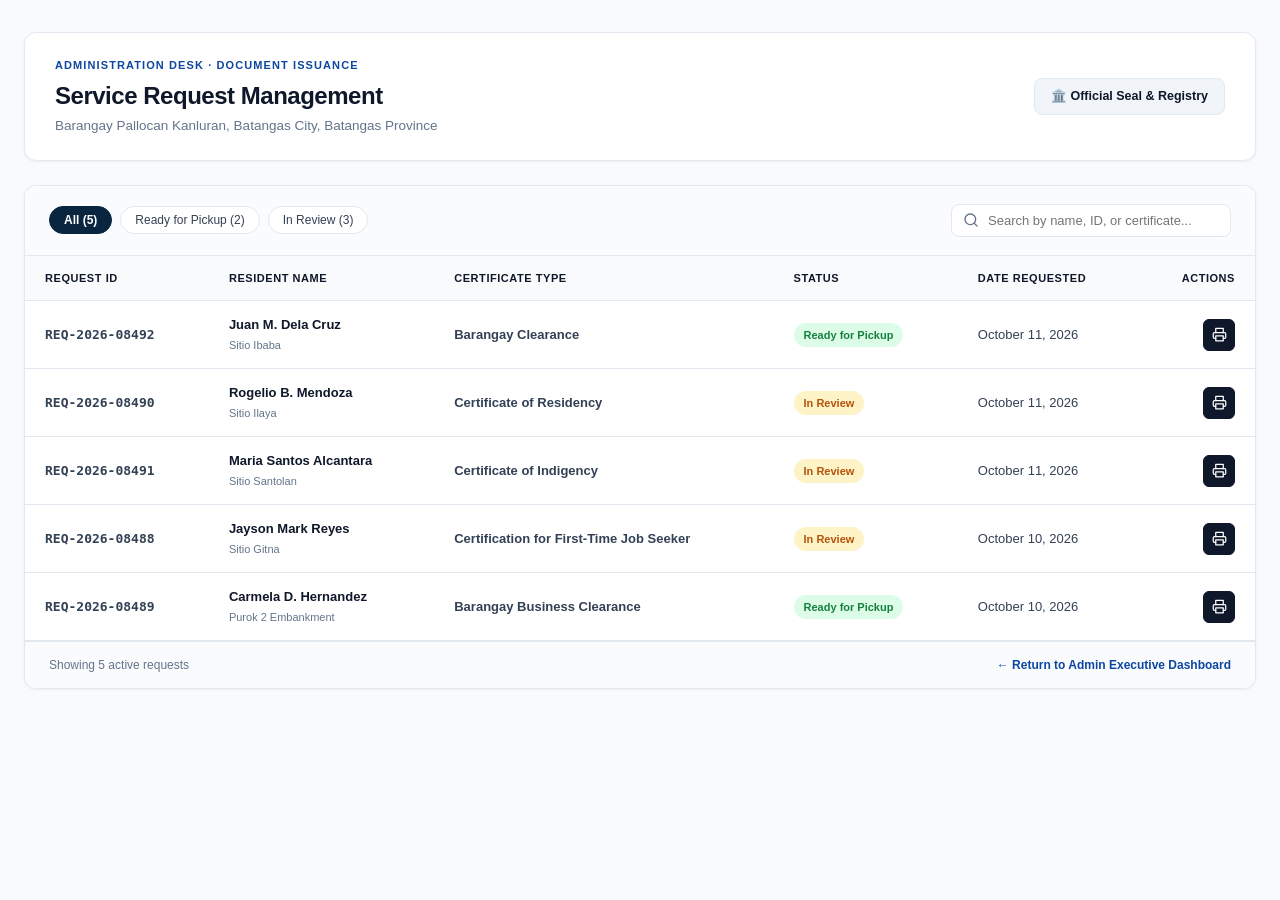
<file: service-requests.html>
<!DOCTYPE html>
<html lang="en">
<head>
  <meta charset="UTF-8">
  <meta name="viewport" content="width=device-width, initial-scale=1.0">
  <title>Service Request Management · Barangay Pallocan Kanluran</title>
  <style>
    /* ==============================================================
       1. GLOBAL RESET & DESIGN TOKENS
       Palettes: Navy Blue (#0f172a / #0a2540), Charcoal (#334155),
       White (#ffffff), Neutral Borders (#e2e8f0)
       ============================================================== */
    :root {
      --primary-navy: #0f172a;
      --brand-navy: #0a2540;
      --accent-blue: #0d47a1;
      --accent-hover: #1565c0;
      --text-charcoal: #334155;
      --text-muted: #64748b;
      --bg-canvas: #f8fafc;
      --surface-white: #ffffff;
      --border-color: #e2e8f0;
      --border-darker: #cbd5e1;
      --status-green-bg: #dcfce7;
      --status-green-txt: #15803d;
      --status-amber-bg: #fef3c7;
      --status-amber-txt: #b45309;
      --status-blue-bg: #e0f2fe;
      --status-blue-txt: #0369a1;
      --status-red-bg: #fee2e2;
      --status-red-txt: #dc2626;
      --font-sans: 'Poppins', -apple-system, BlinkMacSystemFont, "Segoe UI", Roboto, sans-serif;
      --font-serif: 'Times New Roman', Times, 'Georgia', serif;
    }

    *, *::before, *::after {
      box-sizing: border-box;
      margin: 0;
      padding: 0;
    }

    body {
      font-family: var(--font-sans);
      background-color: var(--bg-canvas);
      color: var(--text-charcoal);
      line-height: 1.5;
      -webkit-font-smoothing: antialiased;
      padding: 32px 24px;
    }

    .module-container {
      max-width: 1280px;
      margin: 0 auto;
    }

    /* ==============================================================
       2. MODULE HEADER & NAV
       ============================================================== */
    .module-header {
      background: var(--surface-white);
      border: 1px solid var(--border-color);
      border-radius: 12px;
      padding: 24px 30px;
      margin-bottom: 24px;
      display: flex;
      justify-content: space-between;
      align-items: center;
      box-shadow: 0 1px 3px rgba(0, 0, 0, 0.05);
    }

    .kicker-label {
      font-size: 11px;
      font-weight: 700;
      letter-spacing: 0.1em;
      text-transform: uppercase;
      color: var(--accent-blue);
      display: block;
      margin-bottom: 4px;
    }

    .module-title {
      font-size: 24px;
      font-weight: 700;
      color: var(--primary-navy);
      letter-spacing: -0.02em;
    }

    .module-subtitle {
      font-size: 13.5px;
      color: var(--text-muted);
      margin-top: 2px;
    }

    .header-badge {
      display: inline-flex;
      align-items: center;
      gap: 8px;
      background: #f1f5f9;
      border: 1px solid var(--border-color);
      padding: 8px 16px;
      border-radius: 8px;
      font-size: 12.5px;
      font-weight: 600;
      color: var(--primary-navy);
    }

    /* ==============================================================
       3. DATA TABLE CARD & CONTROLS
       ============================================================== */
    .table-card {
      background: var(--surface-white);
      border: 1px solid var(--border-color);
      border-radius: 12px;
      box-shadow: 0 1px 3px rgba(0, 0, 0, 0.05);
      overflow: hidden;
    }

    .table-toolbar {
      padding: 18px 24px;
      border-bottom: 1px solid var(--border-color);
      display: flex;
      flex-wrap: wrap;
      justify-content: space-between;
      align-items: center;
      gap: 16px;
      background: #fafbfd;
    }

    .filter-pills {
      display: flex;
      gap: 8px;
      flex-wrap: wrap;
    }

    .filter-pill {
      border: 1px solid var(--border-color);
      background: var(--surface-white);
      color: var(--text-charcoal);
      font-family: inherit;
      font-size: 12px;
      font-weight: 500;
      padding: 6px 14px;
      border-radius: 20px;
      cursor: pointer;
      transition: all 0.2s ease;
    }

    .filter-pill:hover {
      border-color: var(--accent-blue);
      color: var(--accent-blue);
    }

    .filter-pill.active {
      background: var(--brand-navy);
      border-color: var(--brand-navy);
      color: #ffffff;
      font-weight: 600;
    }

    .search-box {
      position: relative;
      min-width: 280px;
    }

    .search-input {
      width: 100%;
      padding: 8px 14px 8px 36px;
      font-family: inherit;
      font-size: 13px;
      border: 1px solid var(--border-color);
      border-radius: 8px;
      background: var(--surface-white);
      color: var(--text-charcoal);
      outline: none;
      transition: border-color 0.2s ease;
    }

    .search-input:focus {
      border-color: var(--accent-blue);
      box-shadow: 0 0 0 3px rgba(13, 71, 161, 0.1);
    }

    .search-icon {
      position: absolute;
      left: 12px;
      top: 50%;
      transform: translateY(-50%);
      color: var(--text-muted);
      pointer-events: none;
    }

    /* Table Styles */
    .table-responsive {
      width: 100%;
      overflow-x: auto;
    }

    .admin-data-table {
      width: 100%;
      border-collapse: collapse;
      text-align: left;
      font-size: 13px;
    }

    .admin-data-table th {
      background: #f8fafc;
      color: var(--primary-navy);
      font-weight: 600;
      padding: 14px 20px;
      border-bottom: 1px solid var(--border-color);
      white-space: nowrap;
      text-transform: uppercase;
      font-size: 11px;
      letter-spacing: 0.05em;
    }

    .admin-data-table th.text-right,
    .admin-data-table td.text-right {
      text-align: right;
    }

    .admin-data-table td {
      padding: 14px 20px;
      border-bottom: 1px solid var(--border-color);
      color: var(--text-charcoal);
      vertical-align: middle;
    }

    .admin-data-table tbody tr:hover {
      background-color: #f8fafc;
    }

    .applicant-name {
      font-weight: 600;
      color: var(--primary-navy);
      display: block;
    }

    .applicant-sub {
      font-size: 11px;
      color: var(--text-muted);
      margin-top: 1px;
    }

    /* Status Badges */
    .status-badge {
      display: inline-block;
      padding: 4px 10px;
      border-radius: 14px;
      font-size: 11px;
      font-weight: 600;
      white-space: nowrap;
    }

    .status-badge.green {
      background-color: var(--status-green-bg);
      color: var(--status-green-txt);
    }

    .status-badge.amber {
      background-color: var(--status-amber-bg);
      color: var(--status-amber-txt);
    }

    .status-badge.blue {
      background-color: var(--status-blue-bg);
      color: var(--status-blue-txt);
    }

    .status-badge.red {
      background-color: var(--status-red-bg);
      color: var(--status-red-txt);
    }

    /* Action Buttons (Icon-Only, No Text) */
    .btn-action-print {
      display: inline-flex;
      align-items: center;
      justify-content: center;
      width: 32px;
      height: 32px;
      padding: 0;
      background-color: var(--primary-navy);
      color: #ffffff;
      border: 1px solid var(--primary-navy);
      border-radius: 6px;
      cursor: pointer;
      transition: all 0.2s cubic-bezier(0.16, 1, 0.3, 1);
    }

    .btn-action-print:hover {
      background-color: var(--accent-blue);
      border-color: var(--accent-blue);
      transform: translateY(-1px);
      box-shadow: 0 4px 10px rgba(13, 71, 161, 0.25);
    }

    .btn-action-print svg {
      width: 15px;
      height: 15px;
    }

    .table-footer {
      padding: 14px 24px;
      display: flex;
      justify-content: space-between;
      align-items: center;
      font-size: 12px;
      color: var(--text-muted);
      background: #fafbfd;
      border-top: 1px solid var(--border-color);
    }

    /* ==============================================================
       4. MODAL OVERLAY & PRINT PREVIEW CONTAINER
       ============================================================== */
    .modal-overlay {
      position: fixed;
      top: 0;
      left: 0;
      right: 0;
      bottom: 0;
      background: rgba(15, 23, 42, 0.75);
      backdrop-filter: blur(4px);
      display: flex;
      justify-content: center;
      align-items: center;
      z-index: 9999;
      padding: 24px;
      opacity: 0;
      visibility: hidden;
      transition: opacity 0.25s ease, visibility 0.25s ease;
    }

    .modal-overlay.active,
    .modal-overlay:not([hidden]) {
      opacity: 1;
      visibility: visible;
    }

    body.modal-open {
      overflow: hidden;
    }

    .modal-dialog {
      background: #f1f5f9;
      border-radius: 12px;
      width: 100%;
      max-width: 960px;
      max-height: 94vh;
      display: flex;
      flex-direction: column;
      box-shadow: 0 25px 50px -12px rgba(0, 0, 0, 0.35);
      overflow: hidden;
    }

    .modal-header {
      display: flex;
      justify-content: space-between;
      align-items: center;
      padding: 16px 24px;
      background: var(--primary-navy);
      color: #ffffff;
      border-bottom: 1px solid rgba(255, 255, 255, 0.1);
    }

    .modal-kicker {
      font-size: 10px;
      font-weight: 700;
      letter-spacing: 0.12em;
      text-transform: uppercase;
      color: #94a3b8;
      display: block;
    }

    .modal-title {
      font-size: 16px;
      font-weight: 600;
      margin-top: 2px;
      color: #ffffff;
    }

    .modal-actions {
      display: flex;
      align-items: center;
      gap: 12px;
    }

    .btn-modal-print {
      display: inline-flex;
      align-items: center;
      gap: 8px;
      background: var(--accent-blue);
      color: #ffffff;
      border: 1px solid #1565c0;
      padding: 8px 18px;
      font-family: inherit;
      font-size: 13px;
      font-weight: 600;
      border-radius: 6px;
      cursor: pointer;
      transition: all 0.2s ease;
    }

    .btn-modal-print:hover {
      background: #1565c0;
      box-shadow: 0 4px 12px rgba(13, 71, 161, 0.35);
    }

    .btn-modal-close {
      background: transparent;
      border: none;
      color: #94a3b8;
      font-size: 24px;
      line-height: 1;
      cursor: pointer;
      padding: 4px 8px;
      border-radius: 4px;
      transition: color 0.15s ease;
    }

    .btn-modal-close:hover {
      color: #ffffff;
    }

    .modal-body {
      padding: 30px 20px;
      overflow-y: auto;
      display: flex;
      justify-content: center;
      background: #cbd5e1;
    }

    /* ==============================================================
       5. PRINTABLE DOCUMENT STYLING (8.5in x 11in LETTER)
       Formal Serif / Times New Roman Typography & 1in Margins
       ============================================================== */
    #printableArea {
      width: 8.5in;
      min-height: 11in;
      padding: 1in;
      background: #ffffff;
      box-sizing: border-box;
      font-family: var(--font-serif);
      color: #000000;
      box-shadow: 0 10px 30px rgba(0, 0, 0, 0.2);
      display: flex;
      flex-direction: column;
      justify-content: space-between;
      position: relative;
    }

    .doc-header-block {
      text-align: center;
      margin-bottom: 24px;
    }

    .doc-header-line {
      font-size: 11pt;
      margin: 0;
      letter-spacing: 0.05em;
      font-weight: 500;
      color: #000000;
    }

    .doc-header-barangay {
      font-size: 15pt;
      font-weight: 700;
      letter-spacing: 0.08em;
      margin: 4px 0 2px 0;
      color: #000000;
    }

    .doc-header-office {
      font-size: 11pt;
      font-weight: 600;
      margin-top: 2px;
      color: #000000;
    }

    .doc-header-line-rule {
      height: 2px;
      background: #000000;
      border-bottom: 1px solid #000000;
      margin: 16px 0 28px 0;
    }

    .doc-title-block {
      text-align: center;
      margin-bottom: 32px;
    }

    .doc-main-title {
      font-size: 18pt;
      font-weight: 700;
      letter-spacing: 0.1em;
      text-decoration: underline;
      text-underline-offset: 4px;
      margin: 0;
    }

    .doc-content-area {
      flex: 1;
      font-size: 12pt;
      line-height: 1.85;
      color: #000000;
    }

    .salutation {
      font-weight: 700;
      margin-bottom: 20px;
      letter-spacing: 0.05em;
    }

    .cert-body-p {
      text-indent: 0.5in;
      text-align: justify;
      text-justify: inter-word;
      margin-bottom: 20px;
    }

    .doc-field-text {
      color: #000000;
    }

    .doc-field-text.font-bold {
      font-weight: 700;
    }

    .business-specs-box {
      margin: 16px 0 20px 0.5in;
      font-size: 12pt;
      display: flex;
      flex-direction: column;
      gap: 8px;
    }

    .business-spec-item {
      display: flex;
      gap: 12px;
    }

    .spec-name {
      width: 180px;
      font-weight: 600;
    }

    /* Document Footer (Strictly one line gap above issued) */
    .doc-footer-block {
      margin-top: 1.2em; /* strictly one line gap */
    }

    .doc-issued-text {
      text-indent: 0.5in;
      text-align: justify;
      font-size: 12pt;
      line-height: 1.6;
      margin-top: 1em; /* strictly one line gap */
      margin-bottom: 2em;
    }

    .doc-signature-area {
      text-align: right;
      margin-right: 20px;
    }

    .doc-signature-line {
      font-weight: 600;
      letter-spacing: -1px;
    }

    .doc-signatory-title {
      font-weight: 700;
      font-size: 12pt;
      margin-top: 6px;
      margin-right: 24px;
    }

    /* ==============================================================
       6. PRINT STYLESHEET (@media print)
       Hides all admin UI, navigation, buttons, and tables.
       Shows ONLY #printableArea formatted to letter size.
       ============================================================== */
    @media print {
      @page {
        size: 8.5in 11in;
        margin: 0;
      }

      html, body {
        width: 8.5in !important;
        height: 11in !important;
        max-height: 11in !important;
        margin: 0 !important;
        padding: 0 !important;
        background: #ffffff !important;
        overflow: hidden !important;
      }

      body > *:not(#printModal) {
        display: none !important;
      }

      .app-shell,
      .top-navbar,
      .main-content,
      .modal-header,
      .btn-modal-print,
      .btn-modal-close,
      .no-print {
        display: none !important;
        visibility: hidden !important;
      }

      #printModal {
        position: static !important;
        display: block !important;
        width: 8.5in !important;
        height: 11in !important;
        max-height: 11in !important;
        margin: 0 !important;
        padding: 0 !important;
        background: #ffffff !important;
        box-shadow: none !important;
        overflow: hidden !important;
        visibility: visible !important;
        opacity: 1 !important;
        page-break-after: avoid !important;
        break-after: avoid !important;
      }

      .modal-dialog {
        position: static !important;
        display: block !important;
        width: 8.5in !important;
        height: 11in !important;
        max-height: 11in !important;
        margin: 0 !important;
        padding: 0 !important;
        background: transparent !important;
        box-shadow: none !important;
        border: none !important;
        overflow: hidden !important;
      }

      .modal-body {
        position: static !important;
        display: block !important;
        width: 8.5in !important;
        height: 11in !important;
        max-height: 11in !important;
        padding: 0 !important;
        margin: 0 !important;
        background: #ffffff !important;
        overflow: hidden !important;
      }

      #printableArea {
        position: static !important;
        width: 8.5in !important;
        height: 11in !important;
        max-height: 11in !important;
        padding: 0.85in 1in 0.75in 1in !important;
        margin: 0 !important;
        background: #ffffff !important;
        box-shadow: none !important;
        border: none !important;
        box-sizing: border-box !important;
        display: flex !important;
        flex-direction: column !important;
        justify-content: space-between !important;
        overflow: hidden !important;
        page-break-inside: avoid !important;
        page-break-after: avoid !important;
        break-inside: avoid !important;
        break-after: avoid !important;
      }
    }
  </style>
</head>
<body>

  <div class="module-container">

    <!-- Module Header -->
    <header class="module-header no-print">
      <div>
        <span class="kicker-label">ADMINISTRATION DESK · DOCUMENT ISSUANCE</span>
        <h1 class="module-title">Service Request Management</h1>
        <p class="module-subtitle">Barangay Pallocan Kanluran, Batangas City, Batangas Province</p>
      </div>
      <div class="header-badge">
        <span>🏛️ Official Seal &amp; Registry</span>
      </div>
    </header>

    <!-- Admin Data Table Container -->
    <main class="table-card no-print">
      <div class="table-toolbar">
        <!-- Filter Status Pills -->
        <div class="filter-pills" id="statusFilterGroup">
          <button type="button" class="filter-pill active" data-filter="all">All (<span id="countAll">5</span>)</button>
          <button type="button" class="filter-pill" data-filter="Ready for Pickup">Ready for Pickup (<span id="countReady">2</span>)</button>
          <button type="button" class="filter-pill" data-filter="In Review">In Review (<span id="countReview">3</span>)</button>
        </div>

        <!-- Search Input -->
        <div class="search-box">
          <svg class="search-icon" viewBox="0 0 24 24" width="16" height="16" fill="none" stroke="currentColor" stroke-width="2" stroke-linecap="round" stroke-linejoin="round">
            <circle cx="11" cy="11" r="8"></circle>
            <line x1="21" y1="21" x2="16.65" y2="16.65"></line>
          </svg>
          <input type="text" id="searchInput" class="search-input" placeholder="Search by name, ID, or certificate...">
        </div>
      </div>

      <!-- Responsive Data Table -->
      <div class="table-responsive">
        <table class="admin-data-table" id="serviceRequestsTable">
          <thead>
            <tr>
              <th>Request ID</th>
              <th>Resident Name</th>
              <th>Certificate Type</th>
              <th>Status</th>
              <th>Date Requested</th>
              <th class="text-right">Actions</th>
            </tr>
          </thead>
          <tbody id="tableBody">
            <!-- Dynamically Rendered by JavaScript -->
          </tbody>
        </table>
      </div>

      <div class="table-footer">
        <span id="paginationLabel">Showing 5 active requests</span>
        <a href="admin.html" style="color: var(--accent-blue); text-decoration: none; font-weight: 600;">&larr; Return to Admin Executive Dashboard</a>
      </div>
    </main>

  </div>


  <!-- ==============================================================
       HIDDEN MODAL OVERLAY & PRINTABLE CERTIFICATE AREA
       ============================================================== -->
  <div class="modal-overlay" id="printModal" role="dialog" aria-modal="true" aria-labelledby="printModalTitle" hidden>
    <div class="modal-dialog">
      <!-- Modal Navigation Toolbar -->
      <div class="modal-header no-print">
        <div>
          <span class="modal-kicker">BARANGAY PALLOCAN KANLURAN</span>
          <h2 class="modal-title" id="printModalTitle">Certificate Print Preview</h2>
        </div>
        <div class="modal-actions">
          <button type="button" class="btn-modal-print" id="btnPrintModalAction">
            <svg viewBox="0 0 24 24" width="16" height="16" fill="none" stroke="currentColor" stroke-width="2.2" stroke-linecap="round" stroke-linejoin="round">
              <polyline points="6 9 6 2 18 2 18 9"></polyline>
              <path d="M6 18H4a2 2 0 0 1-2-2v-5a2 2 0 0 1 2-2h16a2 2 0 0 1 2 2v5a2 2 0 0 1-2 2h-2"></path>
              <rect x="6" y="14" width="12" height="8"></rect>
            </svg>
            <span>Print Document</span>
          </button>
          <button type="button" class="btn-modal-close" id="btnCloseModalBtn" aria-label="Close Preview">&times;</button>
        </div>
      </div>

      <!-- Modal Body Containing 8.5in x 11in Printable Area -->
      <div class="modal-body">
        <div id="printableArea">

          <!-- Dynamic Header for all documents -->
          <div class="doc-header-block">
            <p class="doc-header-line">REPUBLIC OF THE PHILIPPINES</p>
            <p class="doc-header-line">CITY OF BATANGAS</p>
            <h1 class="doc-header-barangay">BARANGAY PALLOCAN KANLURAN</h1>
            <p class="doc-header-office">OFFICE OF THE PUNONG BARANGAY</p>
          </div>

          <div class="doc-header-line-rule"></div>

          <!-- Document Title -->
          <div class="doc-title-block">
            <h2 class="doc-main-title" id="certTitle">BARANGAY CLEARANCE</h2>
          </div>

          <!-- Dynamic Body Content -->
          <div class="doc-content-area" id="certBody">
            <!-- Dynamically injected template -->
          </div>

          <!-- Footer for all documents -->
          <div class="doc-footer-block">
          

            <div class="doc-signature-area">
              <div class="doc-signature-line">____________________________</div>
              <div class="doc-signatory-title">Punong Barangay</div>
            </div>
          </div>

        </div>
      </div>
    </div>
  </div>


  <!-- ==============================================================
       ES6+ VANILLA JAVASCRIPT LOGIC
       ============================================================== -->
  <script>
    (function () {
      'use strict';

      // 1. Initial Service Requests Dataset (Representative of all 5 document types)
      const serviceRequestsData = [
        {
          id: 'REQ-2026-08492',
          fullName: 'Juan M. Dela Cruz',
          age: '34',
          address: '042 Sitio Ibaba Main Road',
          purokSitio: 'Sitio Ibaba',
          documentType: 'Barangay Clearance',
          purpose: 'Local Employment Application with Pilipinas Shell Batangas',
          date: 'October 11, 2026',
          status: 'Ready for Pickup',
          residencySince: 'March 2012',
          businessName: 'Dela Cruz Enterprises',
          businessAddress: '042 Sitio Ibaba Main Road, Barangay Pallocan Kanluran',
          natureOfBusiness: 'Retail of Consumer Goods',
          businessType: 'Sole Proprietorship',
          numberOfEmployees: '2'
        },
        {
          id: 'REQ-2026-08490',
          fullName: 'Rogelio B. Mendoza',
          age: '45',
          address: '088 Crossing Ilaya',
          purokSitio: 'Sitio Ilaya',
          documentType: 'Certificate of Residency',
          purpose: 'Pag-IBIG Housing Loan Prerequisite & Title Verification',
          date: 'October 11, 2026',
          status: 'In Review',
          residencySince: 'June 2008',
          businessName: 'Mendoza Vulcanizing Services',
          businessAddress: '088 Crossing Ilaya, Barangay Pallocan Kanluran',
          natureOfBusiness: 'Automotive Tire Care',
          businessType: 'Sole Proprietorship',
          numberOfEmployees: '3'
        },
        {
          id: 'REQ-2026-08491',
          fullName: 'Maria Santos Alcantara',
          age: '28',
          address: 'Block 3 Lot 8, Villa Celina',
          purokSitio: 'Sitio Santolan',
          documentType: 'Certificate of Indigency',
          purpose: 'CHED Tertiary Education Subsidy & Tuition Waiver',
          date: 'October 11, 2026',
          status: 'In Review',
          residencySince: 'August 2015',
          businessName: 'Alcantara Handicrafts',
          businessAddress: 'Block 3 Lot 8, Sitio Santolan, Barangay Pallocan Kanluran',
          natureOfBusiness: 'Home Crafts & Sewing',
          businessType: 'Sole Proprietorship',
          numberOfEmployees: '1'
        },
        {
          id: 'REQ-2026-08488',
          fullName: 'Jayson Mark Reyes',
          age: '21',
          address: '023 Alley 4, Sitio Gitna',
          purokSitio: 'Sitio Gitna',
          documentType: 'Certification for First-Time Job Seeker',
          purpose: 'BPO Customer Support Trainee (RA 11261 Assistance Act)',
          date: 'October 10, 2026',
          status: 'In Review',
          residencySince: 'May 2005',
          businessName: 'N/A',
          businessAddress: '023 Alley 4, Sitio Gitna, Barangay Pallocan Kanluran',
          natureOfBusiness: 'N/A',
          businessType: 'N/A',
          numberOfEmployees: '0'
        },
        {
          id: 'REQ-2026-08489',
          fullName: 'Carmela D. Hernandez',
          age: '41',
          address: '15 Riverside Drive',
          purokSitio: 'Purok 2 Embankment',
          documentType: 'Barangay Business Clearance',
          purpose: 'Barangay Business Clearance Renewal for 2026',
          date: 'October 10, 2026',
          status: 'Ready for Pickup',
          residencySince: 'January 2010',
          businessName: 'Hernandez Sari-Sari Store & Carinderia',
          businessAddress: '15 Riverside Drive, Purok 2, Barangay Pallocan Kanluran',
          natureOfBusiness: 'Retail Food Commodities & Eatery',
          businessType: 'Sole Proprietorship',
          numberOfEmployees: '3'
        }
      ];

      // 2. Dynamic Document Templates Definitions (5 Exact Templates)
      const DOCUMENT_TEMPLATES = {
        CLEARANCE: {
          title: 'BARANGAY CLEARANCE',
          render: (data) => `
            <div class="salutation">TO WHOM IT MAY CONCERN:</div>
            <p class="cert-body-p">
              This is to certify that <span class="doc-field-text font-bold" data-field="fullName">${escape(data.fullName)}</span>, 
              <span class="doc-field-text" data-field="age">${escape(data.age)}</span> years old, and a bona fide resident of 
              <span class="doc-field-text" data-field="address">${escape(data.address)}</span>, Purok/Sitio 
              <span class="doc-field-text font-bold" data-field="purokSitio">${escape(data.purokSitio)}</span>, Barangay Pallocan Kanluran, Batangas City, Batangas Province, is known to this office as a resident of this barangay.
            </p>
            <p class="cert-body-p">
              This certification is issued upon the request of the above-named person for <span class="doc-field-text font-bold" data-field="purpose">${escape(data.purpose)}</span>.
            </p>
            <p class="cert-body-p">
              Issued this <span class="doc-field-text font-bold" data-field="date" id="certIssuedDate">${escape(data.date || 'October 11, 2026')}</span> at Barangay Pallocan Kanluran, Batangas City, Batangas Province.
            </p>
          `
        },
        RESIDENCY: {
          title: 'CERTIFICATE OF RESIDENCY',
          render: (data) => `
            <div class="salutation">TO WHOM IT MAY CONCERN:</div>
            <p class="cert-body-p">
              This is to certify that <span class="doc-field-text font-bold" data-field="fullName">${escape(data.fullName)}</span>, 
              <span class="doc-field-text" data-field="age">${escape(data.age)}</span> years old, is a resident of 
              <span class="doc-field-text" data-field="address">${escape(data.address)}</span>, Purok/Sitio 
              <span class="doc-field-text font-bold" data-field="purokSitio">${escape(data.purokSitio)}</span>, Barangay Pallocan Kanluran, Batangas City, Batangas Province.
            </p>
            <p class="cert-body-p">
              According to the records available to this office, the above-named person has been residing in this barangay since <span class="doc-field-text font-bold" data-field="residencySince">${escape(data.residencySince)}</span>.
            </p>
            <p class="cert-body-p">
              This certification is issued upon request for <span class="doc-field-text font-bold" data-field="purpose">${escape(data.purpose)}</span>.
            </p>
            <p class="cert-body-p">
              Issued this <span class="doc-field-text font-bold" data-field="date" id="certIssuedDate">${escape(data.date || 'October 11, 2026')}</span> at Barangay Pallocan Kanluran, Batangas City, Batangas Province.
            </p>
          `
        },
        INDIGENCY: {
          title: 'CERTIFICATE OF INDIGENCY',
          render: (data) => `
            <div class="salutation">TO WHOM IT MAY CONCERN:</div>
            <p class="cert-body-p">
              This is to certify that <span class="doc-field-text font-bold" data-field="fullName">${escape(data.fullName)}</span>, 
              <span class="doc-field-text" data-field="age">${escape(data.age)}</span> years old, is a resident of 
              <span class="doc-field-text" data-field="address">${escape(data.address)}</span>, Purok/Sitio 
              <span class="doc-field-text font-bold" data-field="purokSitio">${escape(data.purokSitio)}</span>, Barangay Pallocan Kanluran, Batangas City, Batangas Province.
            </p>
            <p class="cert-body-p">
              This certification is issued upon the request of the above-named person for <span class="doc-field-text font-bold" data-field="purpose">${escape(data.purpose)}</span>.
            </p>
            <p class="cert-body-p">
              Issued this <span class="doc-field-text font-bold" data-field="date" id="certIssuedDate">${escape(data.date || 'October 11, 2026')}</span> at Barangay Pallocan Kanluran, Batangas City, Batangas Province.
            </p>
          `
        },
        JOBSEEKER: {
          title: 'CERTIFICATION FOR FIRST-TIME JOB SEEKER',
          render: (data) => `
            <div class="salutation">TO WHOM IT MAY CONCERN:</div>
            <p class="cert-body-p">
              This is to certify that <span class="doc-field-text font-bold" data-field="fullName">${escape(data.fullName)}</span>, 
              <span class="doc-field-text" data-field="age">${escape(data.age)}</span> years old, a resident of 
              <span class="doc-field-text" data-field="address">${escape(data.address)}</span>, Purok/Sitio 
              <span class="doc-field-text font-bold" data-field="purokSitio">${escape(data.purokSitio)}</span>, Barangay Pallocan Kanluran, Batangas City, Batangas Province, has requested this certification in connection with their application for employment.
            </p>
            <p class="cert-body-p">
              The certification is issued for the purpose of <span class="doc-field-text font-bold" data-field="purpose">${escape(data.purpose)}</span>.
            </p>
            <p class="cert-body-p">
              Issued this <span class="doc-field-text font-bold" data-field="date" id="certIssuedDate">${escape(data.date || 'October 11, 2026')}</span> at Barangay Pallocan Kanluran, Batangas City, Batangas Province.
            </p>
          `
        },
        BUSINESS: {
          title: 'BARANGAY BUSINESS CLEARANCE',
          render: (data) => `
            <div class="salutation">TO WHOM IT MAY CONCERN:</div>
            <p class="cert-body-p">
              This is to certify that <span class="doc-field-text font-bold" data-field="businessName">${escape(data.businessName)}</span>, owned/operated by 
              <span class="doc-field-text font-bold" data-field="fullName">${escape(data.fullName)}</span>, 
              <span class="doc-field-text" data-field="age">${escape(data.age)}</span> years old, with business address at 
              <span class="doc-field-text" data-field="businessAddress">${escape(data.businessAddress)}</span>, Barangay Pallocan Kanluran, Batangas City, Batangas Province, has applied for a Barangay Business Clearance.
            </p>
            <div class="business-specs-box">
              <div class="business-spec-item">
                <span class="spec-name">Nature of Business:</span>
                <span class="doc-field-text font-bold" data-field="natureOfBusiness">${escape(data.natureOfBusiness)}</span>
              </div>
              <div class="business-spec-item">
                <span class="spec-name">Business Type:</span>
                <span class="doc-field-text font-bold" data-field="businessType">${escape(data.businessType)}</span>
              </div>
              <div class="business-spec-item">
                <span class="spec-name">Number of Employees:</span>
                <span class="doc-field-text font-bold" data-field="numberOfEmployees">${escape(data.numberOfEmployees)}</span>
              </div>
            </div>
            <p class="cert-body-p" style="margin-top: 18px;">
              This clearance is issued subject to applicable barangay requirements and regulations.
            </p>
            <p class="cert-body-p">
              Issued this <span class="doc-field-text font-bold" data-field="date" id="certIssuedDate">${escape(data.date || 'October 11, 2026')}</span> at Barangay Pallocan Kanluran, Batangas City, Batangas Province.
            </p>
          `
        }
      };

      // 3. Render Data Table Function
      let currentFilter = 'all';
      let searchQuery = '';

      function renderTable() {
        const tbody = document.getElementById('tableBody');
        if (!tbody) return;

        const filtered = serviceRequestsData.filter(item => {
          const matchesFilter = currentFilter === 'all' || item.status === currentFilter;
          const query = searchQuery.toLowerCase();
          const matchesSearch = !query ||
            item.id.toLowerCase().includes(query) ||
            item.fullName.toLowerCase().includes(query) ||
            item.documentType.toLowerCase().includes(query) ||
            item.purokSitio.toLowerCase().includes(query) ||
            item.purpose.toLowerCase().includes(query);

          return matchesFilter && matchesSearch;
        });

        tbody.innerHTML = '';

        if (filtered.length === 0) {
          tbody.innerHTML = `
            <tr>
              <td colspan="6" style="text-align: center; padding: 32px; color: #94a3b8;">
                No service requests found matching the filter criteria.
              </td>
            </tr>
          `;
          return;
        }

        filtered.forEach(req => {
          const tr = document.createElement('tr');

          let badgeClass = 'amber';
          if (req.status === 'Ready for Pickup') badgeClass = 'green';
          else if (req.status === 'In Review') badgeClass = 'amber';
          else if (req.status === 'Completed') badgeClass = 'blue';

          tr.innerHTML = `
            <td><strong><code>${escape(req.id)}</code></strong></td>
            <td>
              <span class="applicant-name">${escape(req.fullName)}</span>
              <span class="applicant-sub">${escape(req.purokSitio)}</span>
            </td>
            <td><strong>${escape(req.documentType)}</strong></td>
            <td><span class="status-badge ${badgeClass}">${escape(req.status)}</span></td>
            <td>${escape(req.date)}</td>
            <td class="text-right">
              <button type="button" class="btn-action-print" data-id="${req.id}" title="Print Certificate (Ctrl+P)" aria-label="Print Certificate">
                <svg viewBox="0 0 24 24" width="15" height="15" fill="none" stroke="currentColor" stroke-width="2" stroke-linecap="round" stroke-linejoin="round" aria-hidden="true">
                  <polyline points="6 9 6 2 18 2 18 9"></polyline>
                  <path d="M6 18H4a2 2 0 0 1-2-2v-5a2 2 0 0 1 2-2h16a2 2 0 0 1 2 2v5a2 2 0 0 1-2 2h-2"></path>
                  <rect x="6" y="14" width="12" height="8"></rect>
                </svg>
              </button>
            </td>
          `;

          tbody.appendChild(tr);
        });

        // Bind Print Certificate Buttons (triggers print like Ctrl+P)
        tbody.querySelectorAll('.btn-action-print').forEach(btn => {
          btn.addEventListener('click', function (e) {
            e.preventDefault();
            const id = this.getAttribute('data-id');
            const targetData = serviceRequestsData.find(item => item.id === id);
            if (targetData) {
              openPrintModal(targetData, true); // Works like Ctrl+P!
            }
          });
        });
      }

      // 4. Modal Open & Dynamic Template Selection (with auto-print support)
      function openPrintModal(data, triggerPrint = false) {
        if (!data) return;

        const modal = document.getElementById('printModal');
        if (!modal) return;

        // Determine template by documentType string
        const typeStr = (data.documentType || '').toLowerCase();
        let selectedKey = 'CLEARANCE';

        if (typeStr.includes('business')) {
          selectedKey = 'BUSINESS';
        } else if (typeStr.includes('job') || typeStr.includes('seeker')) {
          selectedKey = 'JOBSEEKER';
        } else if (typeStr.includes('indigency')) {
          selectedKey = 'INDIGENCY';
        } else if (typeStr.includes('residency')) {
          selectedKey = 'RESIDENCY';
        } else {
          selectedKey = 'CLEARANCE';
        }

        const template = DOCUMENT_TEMPLATES[selectedKey];

        // Format Date nicely for Certificate
        const certDateStr = data.date || 'October 11, 2026';

        // Set Document Title
        const certTitleEl = document.getElementById('certTitle');
        if (certTitleEl) certTitleEl.textContent = template.title;

        const modalTitleEl = document.getElementById('printModalTitle');
        if (modalTitleEl) modalTitleEl.textContent = `${template.title} · ${data.fullName}`;

        // Populate Document Body via Template Injection
        const certBodyEl = document.getElementById('certBody');
        if (certBodyEl) {
          certBodyEl.innerHTML = template.render(data);
        }

        // Populate Common Footer Date
        const issuedDateEl = document.getElementById('certIssuedDate');
        if (issuedDateEl) {
          issuedDateEl.textContent = certDateStr;
        }

        // Show Modal Overlay
        modal.removeAttribute('hidden');
        modal.classList.add('active');
        document.body.classList.add('modal-open');

        // Accessibility: set focus on print button
        const printBtn = document.getElementById('btnPrintModalAction');
        if (printBtn) printBtn.focus();

        // Trigger native browser print dialog like Ctrl+P
        if (triggerPrint) {
          setTimeout(() => {
            window.print();
          }, 100);
        }
      }

      function closePrintModal() {
        const modal = document.getElementById('printModal');
        if (!modal) return;
        modal.setAttribute('hidden', '');
        modal.classList.remove('active');
        document.body.classList.remove('modal-open');
      }

      // 5. Utility Helper for String Escaping
      function escape(str) {
        if (!str) return '';
        return String(str)
          .replace(/&/g, '&amp;')
          .replace(/</g, '&lt;')
          .replace(/>/g, '&gt;')
          .replace(/"/g, '&quot;')
          .replace(/'/g, '&#39;');
      }

      // 6. Event Listeners & Binding
      const btnPrintModalAction = document.getElementById('btnPrintModalAction');
      if (btnPrintModalAction) {
        btnPrintModalAction.addEventListener('click', function () {
          window.print();
        });
      }

      const btnCloseModalBtn = document.getElementById('btnCloseModalBtn');
      if (btnCloseModalBtn) {
        btnCloseModalBtn.addEventListener('click', closePrintModal);
      }

      const printModal = document.getElementById('printModal');
      if (printModal) {
        printModal.addEventListener('click', function (e) {
          if (e.target === printModal) {
            closePrintModal();
          }
        });
      }

      // Global Escape & Ctrl+P Key Handlers
      document.addEventListener('keydown', function (e) {
        if (e.key === 'Escape' || e.keyCode === 27) {
          const modal = document.getElementById('printModal');
          if (modal && (!modal.hasAttribute('hidden') || modal.classList.contains('active'))) {
            closePrintModal();
          }
        }
        if ((e.ctrlKey || e.metaKey) && (e.key === 'p' || e.key === 'P')) {
          const modal = document.getElementById('printModal');
          if (modal && (!modal.hasAttribute('hidden') || modal.classList.contains('active'))) {
            e.preventDefault();
            window.print();
          }
        }
      });

      // Filter and Search Listeners
      const filterPills = document.querySelectorAll('#statusFilterGroup .filter-pill');
      filterPills.forEach(pill => {
        pill.addEventListener('click', function () {
          filterPills.forEach(p => p.classList.remove('active'));
          this.classList.add('active');
          currentFilter = this.getAttribute('data-filter');
          renderTable();
        });
      });

      const searchInput = document.getElementById('searchInput');
      if (searchInput) {
        searchInput.addEventListener('input', function () {
          searchQuery = this.value.trim();
          renderTable();
        });
      }

      // Expose globally for testing or admin desk integrations
      window.openPrintModal = openPrintModal;
      window.closePrintModal = closePrintModal;

      // Initial Render
      renderTable();
    })();
  </script>
</body>
</html>
</file>
